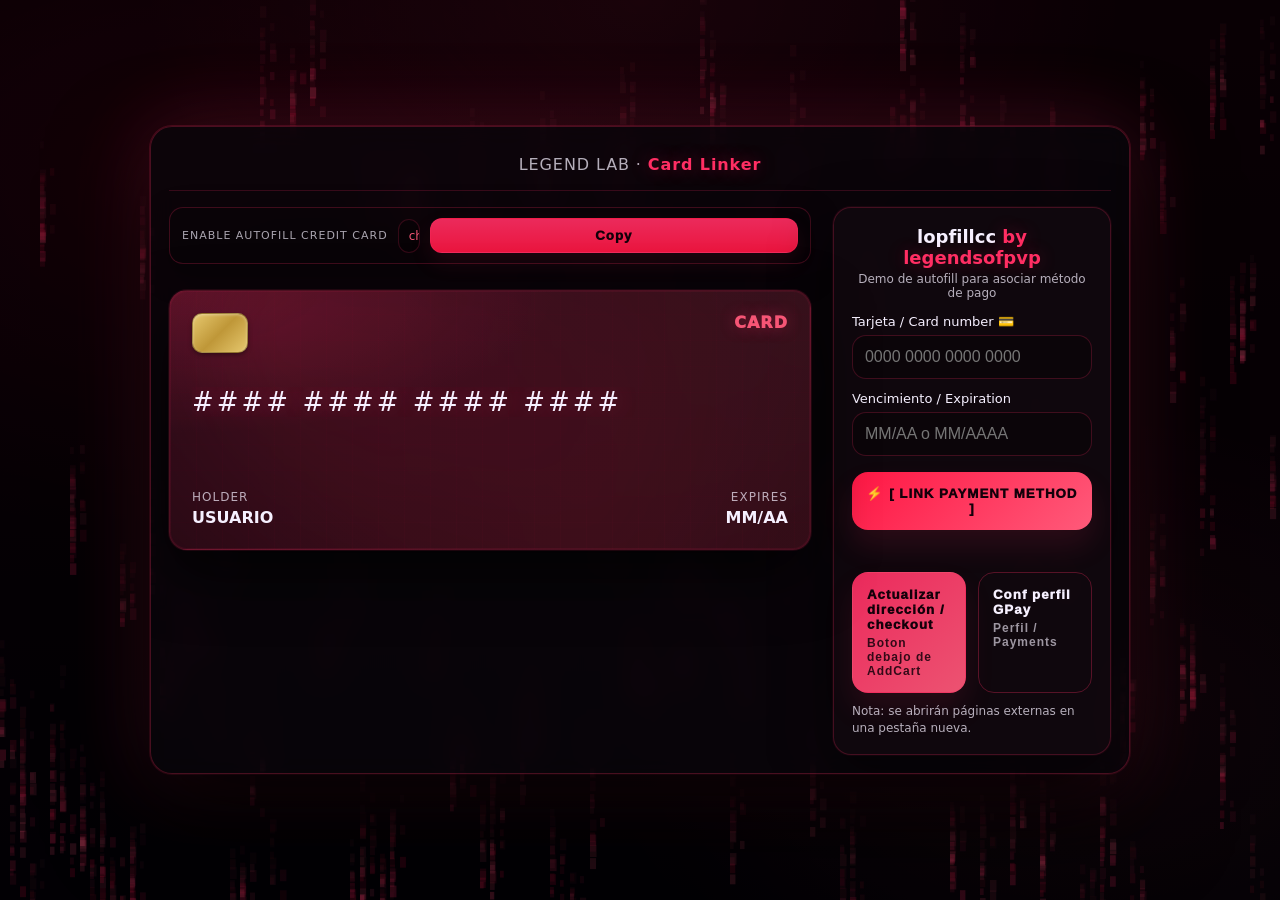
<file: index.html>
<!DOCTYPE html>
<html lang="es">
<head>
  <meta charset="UTF-8" />
  <meta name="viewport" content="width=device-width, initial-scale=1, viewport-fit=cover" />
  <title>lopfillcc by legendsofpvp</title>
  <meta name="color-scheme" content="dark light">
  <link rel="stylesheet" href="styles.css" />
</head>

<body>
  <canvas id="pixelRain" aria-hidden="true"></canvas>

  <div class="wrapper">
    <div class="shell">
      <div class="topbar">
        <span class="pulse">LEGEND LAB ·</span> <b>Card Linker</b>
      </div>

      <div class="grid">
        <div>
          <div class="autofillMini">
            <div class="autofillTitle">Enable autofill credit card</div>

            <div class="autofillLink" id="flagText" title="chrome://flags/#enable-autofill-credit-card-upload">
              chrome://flags/#enable-autofill-credit-card-upload
            </div>

            <button class="btnMini" type="button" id="copyFlag">Copy</button>
          </div>

          <div class="copyToast" id="flagHelp"></div>

          <div class="card">
            <div class="row">
              <div class="chip"></div>
              <div class="brand" id="brand">CARD</div>
            </div>

            <div class="number" id="displayNumber">#### #### #### ####</div>

            <div class="bottom">
              <div>
                <div class="label">HOLDER</div>
                <div class="value" id="displayName">USUARIO</div>
              </div>
              <div style="text-align:right">
                <div class="label">EXPIRES</div>
                <div class="value" id="displayDate">MM/AA</div>
              </div>
            </div>
          </div>
        </div>

        <div class="formPanel">
          <h1>lopfillcc <span>by legendsofpvp</span></h1>
          <div class="sub">Demo de autofill para asociar método de pago</div>

          <form id="payment-form" action="" method="POST" autocomplete="on">
            <div class="label2">Tarjeta / Card number 💳</div>
            <input
              type="tel"
              id="cardNumber"
              name="cardnumber"
              autocomplete="cc-number"
              inputmode="numeric"
              placeholder="0000 0000 0000 0000"
              maxlength="23"
              required
            />

            <div class="label2">Vencimiento / Expiration</div>
            <input
              type="tel"
              id="cardDate"
              name="cc-exp"
              autocomplete="cc-exp"
              inputmode="numeric"
              placeholder="MM/AA o MM/AAAA"
              maxlength="7"
              required
            />

            <button type="submit">⚡ [ LINK PAYMENT METHOD ]</button>
            <div class="error" id="err"></div>
          </form>

          <div class="actions">
            <button type="button" class="actionBtn" id="update-button">
              Actualizar dirección / checkout
              <span class="hint">Boton debajo de AddCart</span>
            </button>

            <button type="button" class="actionBtn outline" id="perfil-button">
              Conf perfil GPay
              <span class="hint">Perfil / Payments</span>
            </button>
          </div>

          <div class="note">
            Nota: se abrirán páginas externas en una pestaña nueva.
          </div>
        </div>
      </div>
    </div>
  </div>

  <div id="loading" role="dialog" aria-modal="true" aria-label="Procesando">
    <div class="loadingTitle">[ VERIFYING PAYMENT DATA ]</div>
    <div class="counter" id="counter">3</div>
    <div class="loadingSub">
      Si el navegador decide mostrar el popup de guardar tarjeta, suele aparecer durante este conteo.
    </div>
  </div>

  <script src="main.js"></script>
</body>
</html>
</file>
<file: styles.css>
:root{
  --bg0:#05020a;
  --bg1:#16000a;
  --panel:rgba(10, 6, 12, .72);
  --panel2:rgba(18, 10, 16, .78);

  --red:#ff2e63;
  --red2:#ff1744;
  --hot:#ff5a7a;

  --text:#f6f0ff;
  --muted:rgba(246,240,255,.72);
  --stroke:rgba(255,46,99,.26);
  --stroke2:rgba(255,46,99,.38);
  --error:#ff4d6d;
}

*{box-sizing:border-box}
html,body{height:100%}

body{
  margin:0;
  min-height:100svh;
  display:flex;
  align-items:center;
  justify-content:center;
  padding:18px;
  font-family:system-ui,-apple-system,Segoe UI,Roboto,Arial;
  color:var(--text);
  background:
    radial-gradient(900px 600px at 50% 0%, rgba(255,46,99,.16), transparent 55%),
    radial-gradient(900px 600px at 15% 20%, rgba(255,23,68,.12), transparent 60%),
    radial-gradient(900px 600px at 85% 80%, rgba(255,90,122,.10), transparent 55%),
    linear-gradient(180deg, var(--bg1), var(--bg0));
  overflow-x:hidden;
}

/* Pixel rain canvas */
#pixelRain{
  position:fixed;
  inset:0;
  width:100%;
  height:100%;
  z-index:0;
  opacity:.75;
  pointer-events:none;
  filter: blur(.0px);
}

.wrapper{
  width:min(980px, 100%);
  position:relative;
  z-index:1;
}

.shell{
  background:var(--panel);
  border:1px solid var(--stroke);
  border-radius:22px;
  box-shadow:
    0 40px 100px rgba(0,0,0,.90),
    0 0 0 1px rgba(255,46,99,.20),
    0 0 80px rgba(255,46,99,.25);
  backdrop-filter: blur(12px);
  padding:18px;
  max-width:100%;
  position: relative;
  overflow: hidden;
}

/* EFECTO: Brillo animado en el borde superior */
.shell::before {
  content: ''; position: absolute; top: 0; left: -100%;
  width: 50%; height: 2px;
  background: linear-gradient(90deg, transparent, var(--red2), transparent);
  animation: slideGlow 4s linear infinite;
}
@keyframes slideGlow {
  0% { left: -100%; }
  100% { left: 200%; }
}

.topbar{
  text-align:center;
  padding:10px 0 16px;
  border-bottom:1px solid rgba(255,46,99,.18);
  margin-bottom:16px;
  letter-spacing:.9px;
  color:var(--muted);
}
.topbar b{
  color:var(--red);
  text-shadow: 0 0 18px rgba(255,46,99,.40);
}
.pulse{animation:pulse 1.6s ease-in-out infinite}
@keyframes pulse{0%,100%{opacity:.60}50%{opacity:1}}

.grid{
  display:grid;
  grid-template-columns: 1fr 1fr;
  gap:22px;
  align-items:start;
}

/* ===== Autofill mini bar ===== */
.autofillMini{
  display:flex;
  align-items:center;
  gap:10px;
  padding:10px 12px;
  border-radius:14px;
  border:1px solid rgba(255,46,99,.22);
  background:rgba(0,0,0,.22);
  margin-bottom:10px;
  box-shadow: 0 10px 30px rgba(0,0,0,.35);
  transition: transform 0.2s ease, border-color 0.2s ease;
}
.autofillMini:hover {
  transform: translateY(-2px);
  border-color: var(--hot);
}

.autofillTitle{
  font-size:11px;
  text-transform:uppercase;
  letter-spacing:1px;
  color:rgba(246,240,255,.68);
  white-space:nowrap;
}

.autofillLink{
  flex:1;
  min-width:0;
  font-size:12px;
  color:rgba(255,90,122,.95);
  background:rgba(0,0,0,.22);
  border:1px solid rgba(255,46,99,.18);
  padding:9px 10px;
  border-radius:12px;
  overflow:hidden;
  white-space:nowrap;
  text-overflow:ellipsis;
}

.btnMini{
  padding:9px 14px;
  border-radius:12px;
  border:1px solid rgba(255,46,99,.28);
  background:linear-gradient(180deg, rgba(255,46,99,.92), rgba(255,23,68,.92));
  color:#120009;
  font-weight:950;
  cursor:pointer;
  margin:0;
  box-shadow: 0 10px 22px rgba(255,46,99,.10);
  transition: all 0.2s ease;
}
.btnMini:hover {
  box-shadow: 0 8px 25px rgba(255, 46, 99, 0.5);
  transform: scale(1.05);
}
.btnMini:active{transform:translateY(1px)}

.copyToast{
  font-size:12px;
  color:var(--muted);
  margin:8px 0 0;
  min-height:16px;
}

/* ===== Card ===== */
.card{
  position:relative;
  height:260px;
  border-radius:18px;
  padding:22px;
  background:
    radial-gradient(700px 260px at 0% 0%, rgba(255,46,99,.22), transparent 55%),
    linear-gradient(135deg, rgba(12,6,12,.85), rgba(20,6,12,.78));
  border:1px solid rgba(255,46,99,.26);
  box-shadow:
    0 0 0 1px rgba(255,46,99,.10),
    0 25px 60px rgba(0,0,0,.65),
    inset 0 0 0 1px rgba(255,46,99,.08);
  overflow:hidden;
  transition: transform 0.3s ease, box-shadow 0.3s ease;
}

.card:hover {
  transform: translateY(-5px); 
  box-shadow: 0 35px 70px rgba(0, 0, 0, 0.9), 0 0 30px rgba(255, 46, 99, 0.3);
}

.card::before{
  content:"";
  position:absolute; inset:-60%;
  background:
    radial-gradient(circle at 35% 35%, rgba(255,46,99,.18), transparent 55%),
    radial-gradient(circle at 80% 20%, rgba(255,90,122,.14), transparent 60%),
    radial-gradient(circle at 60% 80%, rgba(255,23,68,.10), transparent 65%);
  filter: blur(12px);
}

.card::after{
  content:"";
  position:absolute;
  inset:0;
  background:
    repeating-linear-gradient(90deg, rgba(255,46,99,.06) 0 1px, transparent 1px 26px),
    repeating-linear-gradient(0deg, rgba(255,46,99,.04) 0 1px, transparent 1px 26px);
  opacity:.35;
  pointer-events:none;
}

.card > *{position:relative; z-index:1}

.row{
  display:flex;
  justify-content:space-between;
  align-items:flex-start;
}

.chip{
  width:56px; height:40px;
  border-radius:10px;
  background:linear-gradient(135deg,#e6c86e 0%, #bf9738 50%, #e6c86e 100%);
  border:1px solid rgba(0,0,0,.25);
  box-shadow: inset 0 1px 3px rgba(255,255,255,0.35), 0 2px 4px rgba(0,0,0,0.35);
}

.brand{
  font-weight:950;
  letter-spacing:1px;
  color:rgba(255,90,122,.95);
  text-shadow:0 0 16px rgba(255,46,99,.40);
}

.number{
  margin-top:34px;
  font-size:26px;
  letter-spacing:3px;
  white-space:nowrap;
  text-shadow: 0 0 24px rgba(255,46,99,.30);
  max-width:100%;
  overflow:hidden;
  text-overflow:ellipsis;
}

.bottom{
  position:absolute;
  left:22px; right:22px; bottom:22px;
  display:flex;
  justify-content:space-between;
  gap:12px;
}

.label{font-size:12px;color:rgba(246,240,255,.70);letter-spacing:1px}
.value{font-weight:900;margin-top:4px}

/* ===== Form ===== */
.formPanel{
  background:var(--panel2);
  border:1px solid rgba(255,46,99,.22);
  border-radius:18px;
  padding:18px;
  box-shadow:
    0 18px 55px rgba(0,0,0,.55),
    0 0 0 1px rgba(255,46,99,.08);
}

h1{margin:0 0 4px; font-size:18px; text-align:center}
h1 span{color:var(--red); text-shadow:0 0 18px rgba(255,46,99,.30)}
.sub{margin:0 0 14px; font-size:12px; text-align:center; color:var(--muted)}

.label2{
  display:flex;
  align-items:center;
  gap:8px;
  font-size:13px;
  color:var(--text);
  margin-top:12px;
}

input{
  width:100%;
  margin-top:6px;
  padding:12px;
  border-radius:14px;
  border:1px solid rgba(255,46,99,.22);
  background:rgba(0,0,0,.25);
  color:var(--text);
  font-size:16px;
  transition: all 0.2s ease;
}
input:focus{
  outline:none;
  border-color: rgba(255,46,99,.70);
  background: rgba(0, 0, 0, 0.45);
  box-shadow: 0 0 12px rgba(255,46,99,.25);
}

button{
  width:100%;
  margin-top:16px;
  padding:14px;
  border-radius:16px;
  border:none;
  font-weight:950;
  letter-spacing:1px;
  background:linear-gradient(135deg, var(--red2), var(--hot));
  color:#14000a;
  cursor:pointer;
  box-shadow: 0 16px 30px rgba(255,46,99,.12);
  transition: all 0.2s ease;
}
button:hover { 
  box-shadow: 0 15px 35px rgba(255, 46, 99, 0.4); 
  transform: translateY(-2px); 
}
button:active{transform:translateY(1px)}

.error{
  min-height:18px;
  margin-top:10px;
  font-size:13px;
  text-align:center;
  color:var(--error);
}

/* Action buttons */
.actions{
  display:flex;
  gap:12px;
  margin-top:14px;
}

.actionBtn{
  flex:1;
  margin-top:0;
  padding:14px 14px;
  border-radius:16px;
  border:1px solid rgba(255,46,99,.20);
  background:linear-gradient(135deg, rgba(255,46,99,.92), rgba(255,90,122,.92));
  color:#14000a;
  font-weight:950;
  text-align:left;
  display:flex;
  flex-direction:column;
  gap:4px;
  box-shadow: 0 16px 30px rgba(255,46,99,.10);
  transition: all 0.2s ease;
}
.actionBtn:hover { 
  background: rgba(255, 46, 99, 0.2); 
  border-color: var(--hot); 
  transform: translateY(-2px); 
  color: var(--text);
}
.actionBtn .hint{
  font-weight:850;
  font-size:12px;
  opacity:.85;
}

.actionBtn.outline{
  background:transparent;
  color:var(--text);
  border:1px solid rgba(255,46,99,.30);
  box-shadow:none;
}
.actionBtn.outline .hint{color:var(--muted)}

.note{
  margin-top:10px;
  font-size:12px;
  color:var(--muted);
  line-height:1.35;
}

/* Loading screen */
#loading{
  display:none;
  position:fixed; inset:0;
  background:rgba(2,0,4,.95);
  z-index:9999;
  align-items:center;
  justify-content:center;
  flex-direction:column;
  text-align:center;
  padding:20px;
}
.counter{
  font-size:120px;
  color:var(--red);
  text-shadow:0 0 40px rgba(255,46,99,.50);
  line-height:1;
}
.loadingTitle{
  font-size:18px;
  color:var(--text);
  margin-bottom:14px;
  letter-spacing:2px;
}
.loadingSub{
  margin-top:14px;
  font-size:13px;
  color:var(--muted);
  max-width:520px;
  line-height:1.4;
}

/* =========================
   ✅ Mobile support (real)
   ========================= */
@media (max-width: 900px){
  .grid{ grid-template-columns: 1fr; }
}

@media (max-width: 520px){
  body{ padding:10px; }
  .shell{ padding:12px; border-radius:18px; }
  .topbar{ padding:10px 0 14px; margin-bottom:14px; }

  /* barra autofill: que no fuerce ancho desktop */
  .autofillMini{
    flex-wrap:wrap;
    padding:10px;
  }
  .autofillTitle{ width:100%; font-size:10px; }
  .autofillLink{ width:100%; }
  .btnMini{ width:100%; padding:12px 14px; border-radius:14px; }

  .card{ height:230px; padding:16px; border-radius:16px; }
  .number{ font-size:20px; letter-spacing:2px; margin-top:26px; }
  .bottom{ left:16px; right:16px; bottom:16px; }

  input{ font-size:16px; padding:13px; } /* evita zoom iOS */
  button{ padding:15px; border-radius:16px; }

  .actions{ flex-direction:column; gap:10px; }
  .counter{ font-size:96px; }
  .loadingTitle{ font-size:16px; }
  .loadingSub{ font-size:12px; }
}
</file>
